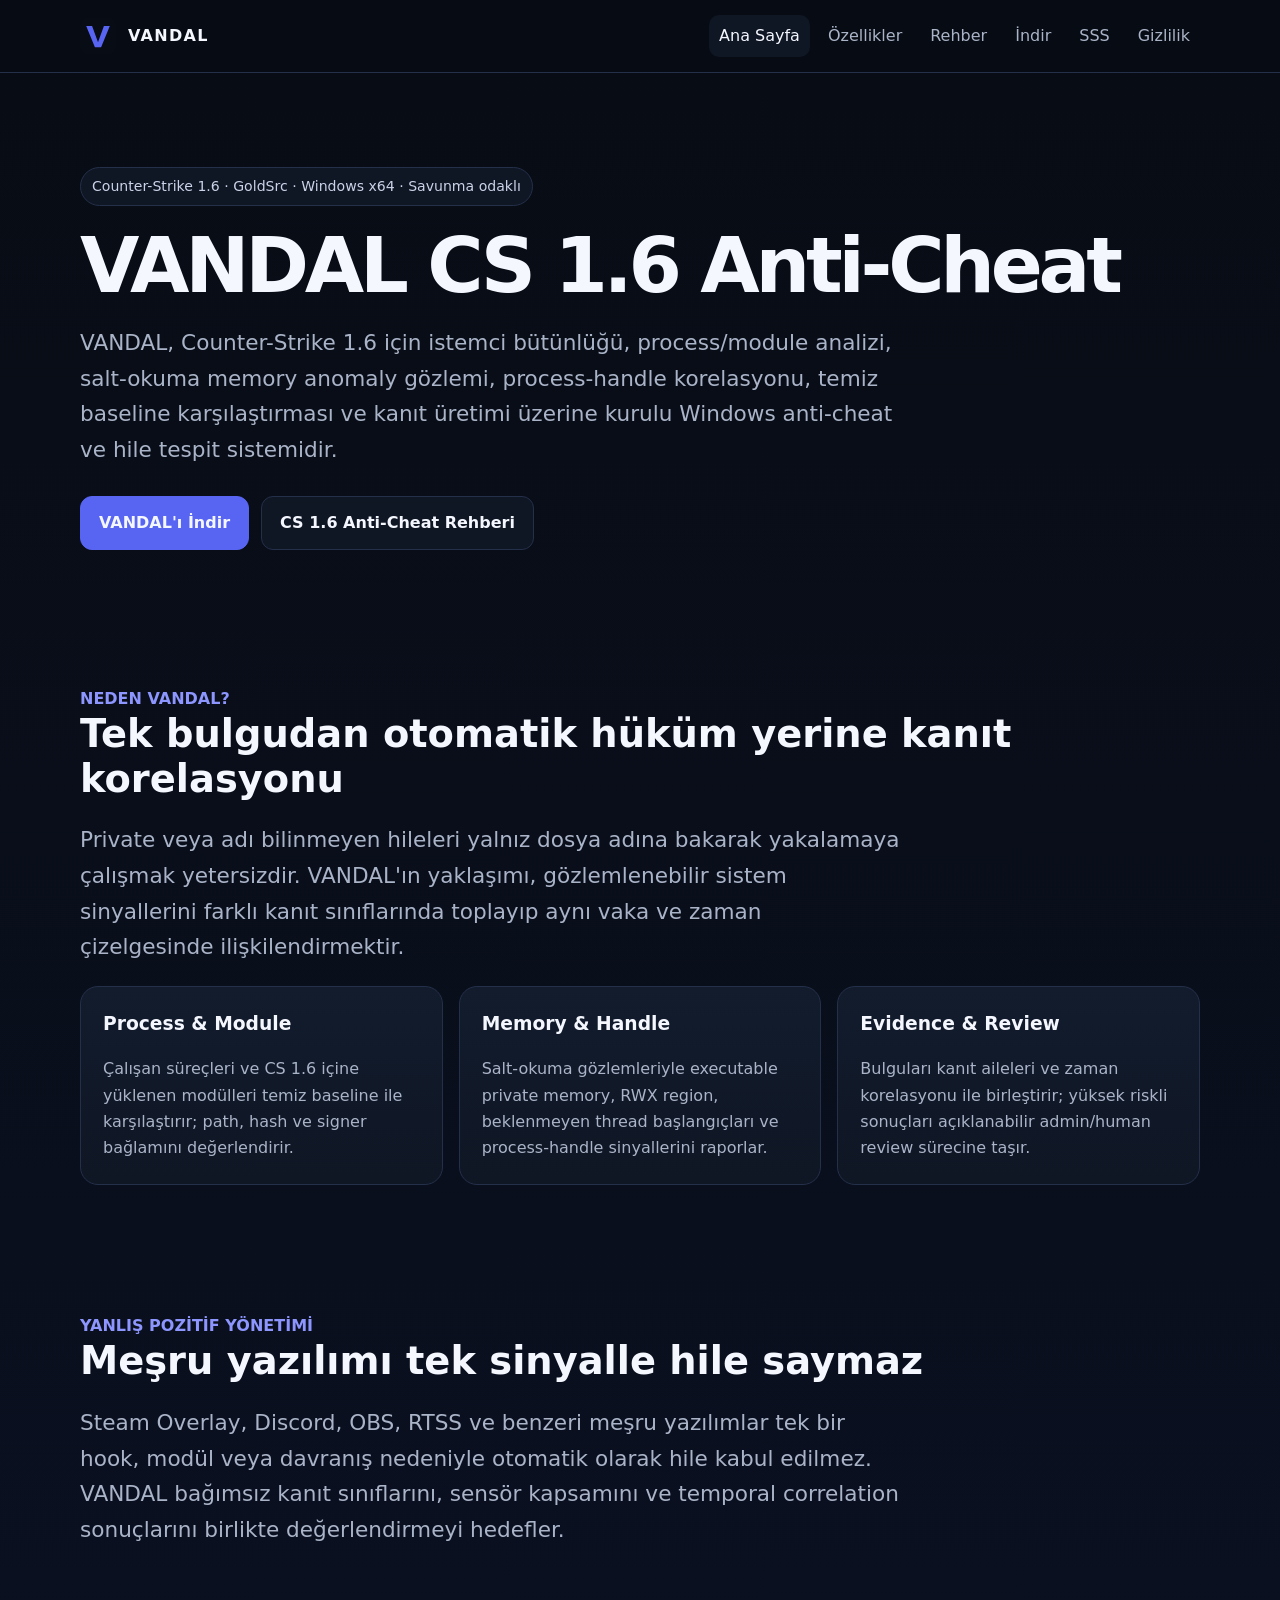
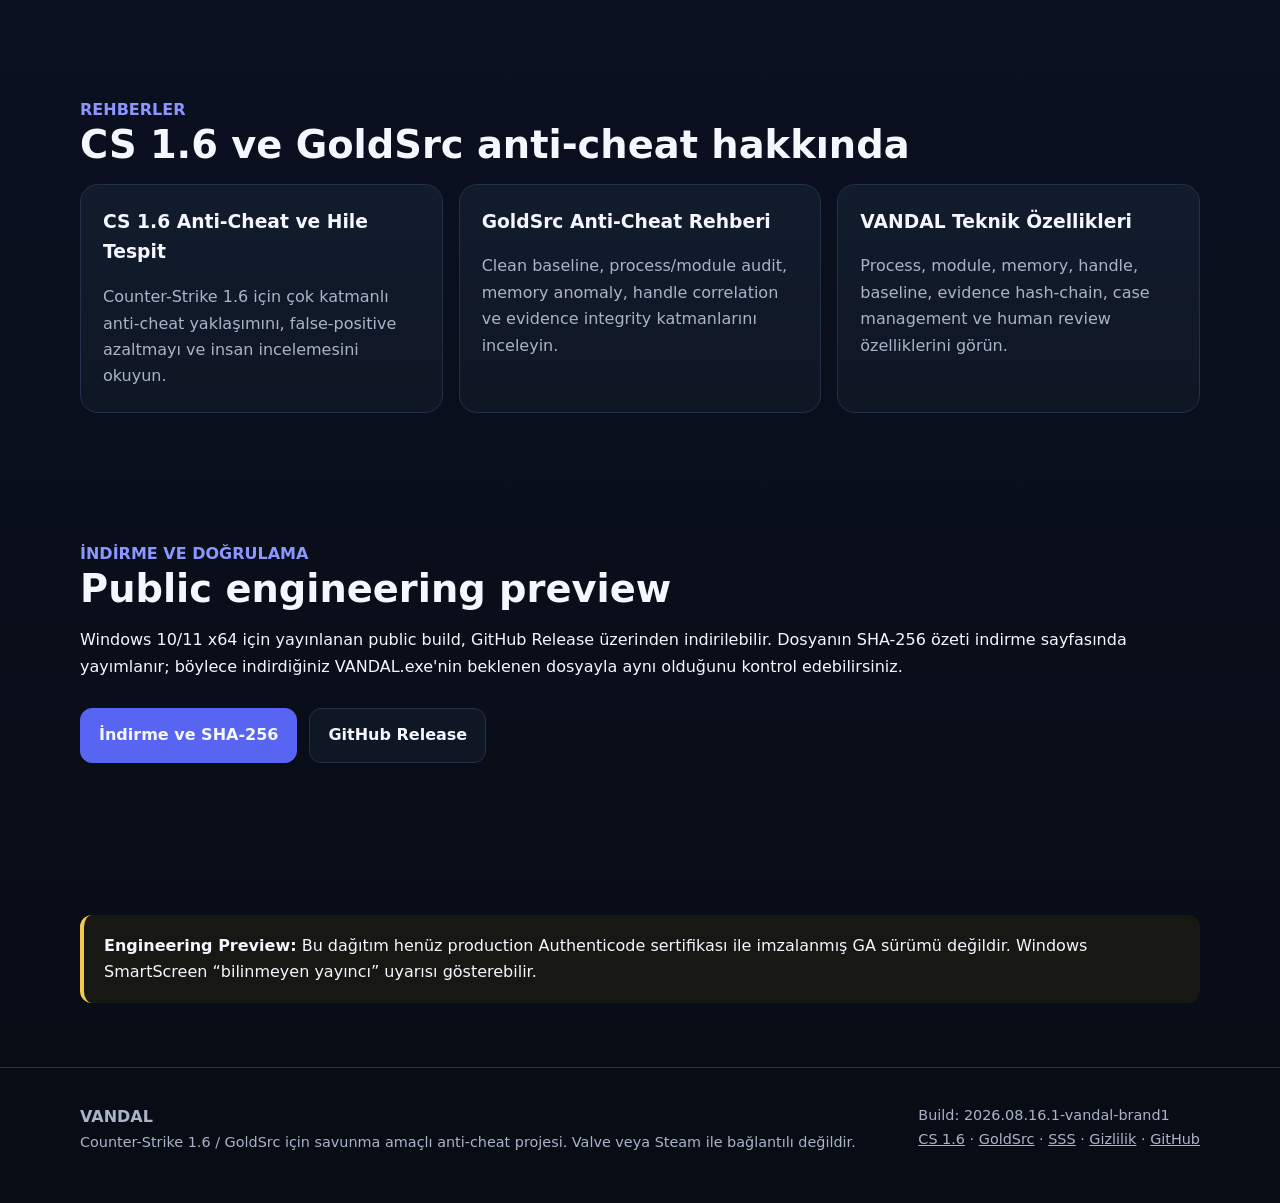
<file: index.html>
<!doctype html>
<html lang="tr">
<head>
<meta charset="utf-8">
<meta name="viewport" content="width=device-width,initial-scale=1">
<title>VANDAL CS 1.6 Anti-Cheat | Hile Tespit ve Kanıt Sistemi</title>
<meta name="description" content="VANDAL, Counter-Strike 1.6 için process, module, memory, handle, temiz baseline ve evidence correlation kullanan Windows x64 anti-cheat ve hile tespit projesidir.">
<meta name="robots" content="index,follow,max-image-preview:large,max-snippet:-1,max-video-preview:-1">
<link rel="canonical" href="https://mstarsayz-alt.github.io/VANDAL-CS16-AntiCheat/">

<meta name="theme-color" content="#080c14">
<meta property="og:type" content="website">
<meta property="og:site_name" content="VANDAL">
<meta property="og:title" content="VANDAL CS 1.6 Anti-Cheat | Hile Tespit ve Kanıt Sistemi">
<meta property="og:description" content="Counter-Strike 1.6 için çok katmanlı Windows anti-cheat: process, module, memory, handle, clean baseline, evidence correlation ve human review.">
<meta property="og:url" content="https://mstarsayz-alt.github.io/VANDAL-CS16-AntiCheat/">
<meta property="og:image" content="https://mstarsayz-alt.github.io/VANDAL-CS16-AntiCheat/assets/og-vandal.png"><meta property="og:image:width" content="1200"><meta property="og:image:height" content="630"><meta property="og:image:alt" content="VANDAL CS 1.6 Anti-Cheat"><meta property="og:locale" content="tr_TR">
<meta name="twitter:card" content="summary_large_image"><meta name="twitter:image" content="https://mstarsayz-alt.github.io/VANDAL-CS16-AntiCheat/assets/og-vandal.png">
<link rel="icon" href="assets/logo.svg" type="image/svg+xml"><link rel="apple-touch-icon" href="assets/apple-touch-icon.png"><link rel="manifest" href="site.webmanifest"><link rel="stylesheet" href="assets/style.css">
<script type="application/ld+json">{"@context":"https://schema.org","@graph":[{"@type":"WebSite","@id":"https://mstarsayz-alt.github.io/VANDAL-CS16-AntiCheat/#website","url":"https://mstarsayz-alt.github.io/VANDAL-CS16-AntiCheat/","name":"VANDAL CS 1.6 Anti-Cheat","alternateName":"VANDAL","inLanguage":"tr-TR"},{"@type":"SoftwareApplication","@id":"https://mstarsayz-alt.github.io/VANDAL-CS16-AntiCheat/#software","name":"VANDAL","alternateName":"VANDAL CS 1.6 Anti-Cheat","operatingSystem":"Windows 10, Windows 11","applicationCategory":"SecurityApplication","softwareVersion":"2026.08.16.1-vandal-brand1","url":"https://mstarsayz-alt.github.io/VANDAL-CS16-AntiCheat/","downloadUrl":"https://github.com/mstarsayz-alt/VANDAL-CS16-AntiCheat/releases/latest/download/VANDAL.exe","sameAs":"https://github.com/mstarsayz-alt/VANDAL-CS16-AntiCheat","description":"Counter-Strike 1.6 için process, module, memory, handle, clean baseline ve evidence correlation kullanan savunma amaçlı Windows anti-cheat yazılımı."}]}</script>
</head>
<body>
<a class="skip" href="#main">İçeriğe geç</a><header><div class="wrap"><nav aria-label="Ana menü"><a class="brand" href="index.html"><img src="assets/logo.svg" alt="VANDAL CS 1.6 anti-cheat logosu" width="36" height="36"><span>VANDAL</span></a><div class="links"><a href="index.html" aria-current="page">Ana Sayfa</a><a href="features.html">Özellikler</a><a href="cs16-anticheat.html">Rehber</a><a href="download.html">İndir</a><a href="faq.html">SSS</a><a href="privacy.html">Gizlilik</a></div></nav></div></header>
<main id="main">
<section class="hero"><div class="wrap"><span class="eyebrow">Counter-Strike 1.6 · GoldSrc · Windows x64 · Savunma odaklı</span><h1>VANDAL CS 1.6 Anti-Cheat</h1><p class="lead">VANDAL, Counter-Strike 1.6 için istemci bütünlüğü, process/module analizi, salt-okuma memory anomaly gözlemi, process-handle korelasyonu, temiz baseline karşılaştırması ve kanıt üretimi üzerine kurulu Windows anti-cheat ve hile tespit sistemidir.</p><div class="cta"><a class="btn primary" href="download.html">VANDAL'ı İndir</a><a class="btn" href="cs16-anticheat.html">CS 1.6 Anti-Cheat Rehberi</a></div></div></section>
<section><div class="wrap"><div class="kicker">NEDEN VANDAL?</div><h2>Tek bulgudan otomatik hüküm yerine kanıt korelasyonu</h2><p class="lead">Private veya adı bilinmeyen hileleri yalnız dosya adına bakarak yakalamaya çalışmak yetersizdir. VANDAL'ın yaklaşımı, gözlemlenebilir sistem sinyallerini farklı kanıt sınıflarında toplayıp aynı vaka ve zaman çizelgesinde ilişkilendirmektir.</p><div class="grid"><div class="card"><h3>Process & Module</h3><p>Çalışan süreçleri ve CS 1.6 içine yüklenen modülleri temiz baseline ile karşılaştırır; path, hash ve signer bağlamını değerlendirir.</p></div><div class="card"><h3>Memory & Handle</h3><p>Salt-okuma gözlemleriyle executable private memory, RWX region, beklenmeyen thread başlangıçları ve process-handle sinyallerini raporlar.</p></div><div class="card"><h3>Evidence & Review</h3><p>Bulguları kanıt aileleri ve zaman korelasyonu ile birleştirir; yüksek riskli sonuçları açıklanabilir admin/human review sürecine taşır.</p></div></div></div></section>
<section><div class="wrap"><div class="kicker">YANLIŞ POZİTİF YÖNETİMİ</div><h2>Meşru yazılımı tek sinyalle hile saymaz</h2><p class="lead">Steam Overlay, Discord, OBS, RTSS ve benzeri meşru yazılımlar tek bir hook, modül veya davranış nedeniyle otomatik olarak hile kabul edilmez. VANDAL bağımsız kanıt sınıflarını, sensör kapsamını ve temporal correlation sonuçlarını birlikte değerlendirmeyi hedefler.</p></div></section>
<section><div class="wrap"><div class="kicker">REHBERLER</div><h2>CS 1.6 ve GoldSrc anti-cheat hakkında</h2><div class="grid"><div class="card"><h3><a href="cs16-anticheat.html">CS 1.6 Anti-Cheat ve Hile Tespit</a></h3><p>Counter-Strike 1.6 için çok katmanlı anti-cheat yaklaşımını, false-positive azaltmayı ve insan incelemesini okuyun.</p></div><div class="card"><h3><a href="goldsrc-anticheat.html">GoldSrc Anti-Cheat Rehberi</a></h3><p>Clean baseline, process/module audit, memory anomaly, handle correlation ve evidence integrity katmanlarını inceleyin.</p></div><div class="card"><h3><a href="features.html">VANDAL Teknik Özellikleri</a></h3><p>Process, module, memory, handle, baseline, evidence hash-chain, case management ve human review özelliklerini görün.</p></div></div></div></section>
<section><div class="wrap"><div class="kicker">İNDİRME VE DOĞRULAMA</div><h2>Public engineering preview</h2><p>Windows 10/11 x64 için yayınlanan public build, GitHub Release üzerinden indirilebilir. Dosyanın SHA-256 özeti indirme sayfasında yayımlanır; böylece indirdiğiniz VANDAL.exe'nin beklenen dosyayla aynı olduğunu kontrol edebilirsiniz.</p><div class="cta"><a class="btn primary" href="download.html">İndirme ve SHA-256</a><a class="btn" href="https://github.com/mstarsayz-alt/VANDAL-CS16-AntiCheat/releases/latest">GitHub Release</a></div></div></section>
<section><div class="wrap"><div class="notice"><strong>Engineering Preview:</strong> Bu dağıtım henüz production Authenticode sertifikası ile imzalanmış GA sürümü değildir. Windows SmartScreen “bilinmeyen yayıncı” uyarısı gösterebilir.</div></div></section>
</main>
<footer><div class="wrap footer-grid"><div><strong>VANDAL</strong><div class="small">Counter-Strike 1.6 / GoldSrc için savunma amaçlı anti-cheat projesi. Valve veya Steam ile bağlantılı değildir.</div></div><div class="small">Build: 2026.08.16.1-vandal-brand1<br><a href="cs16-anticheat.html">CS 1.6</a> · <a href="goldsrc-anticheat.html">GoldSrc</a> · <a href="faq.html">SSS</a> · <a href="privacy.html">Gizlilik</a> · <a href="https://github.com/mstarsayz-alt/VANDAL-CS16-AntiCheat">GitHub</a></div></div></footer>
</body></html>
</file>
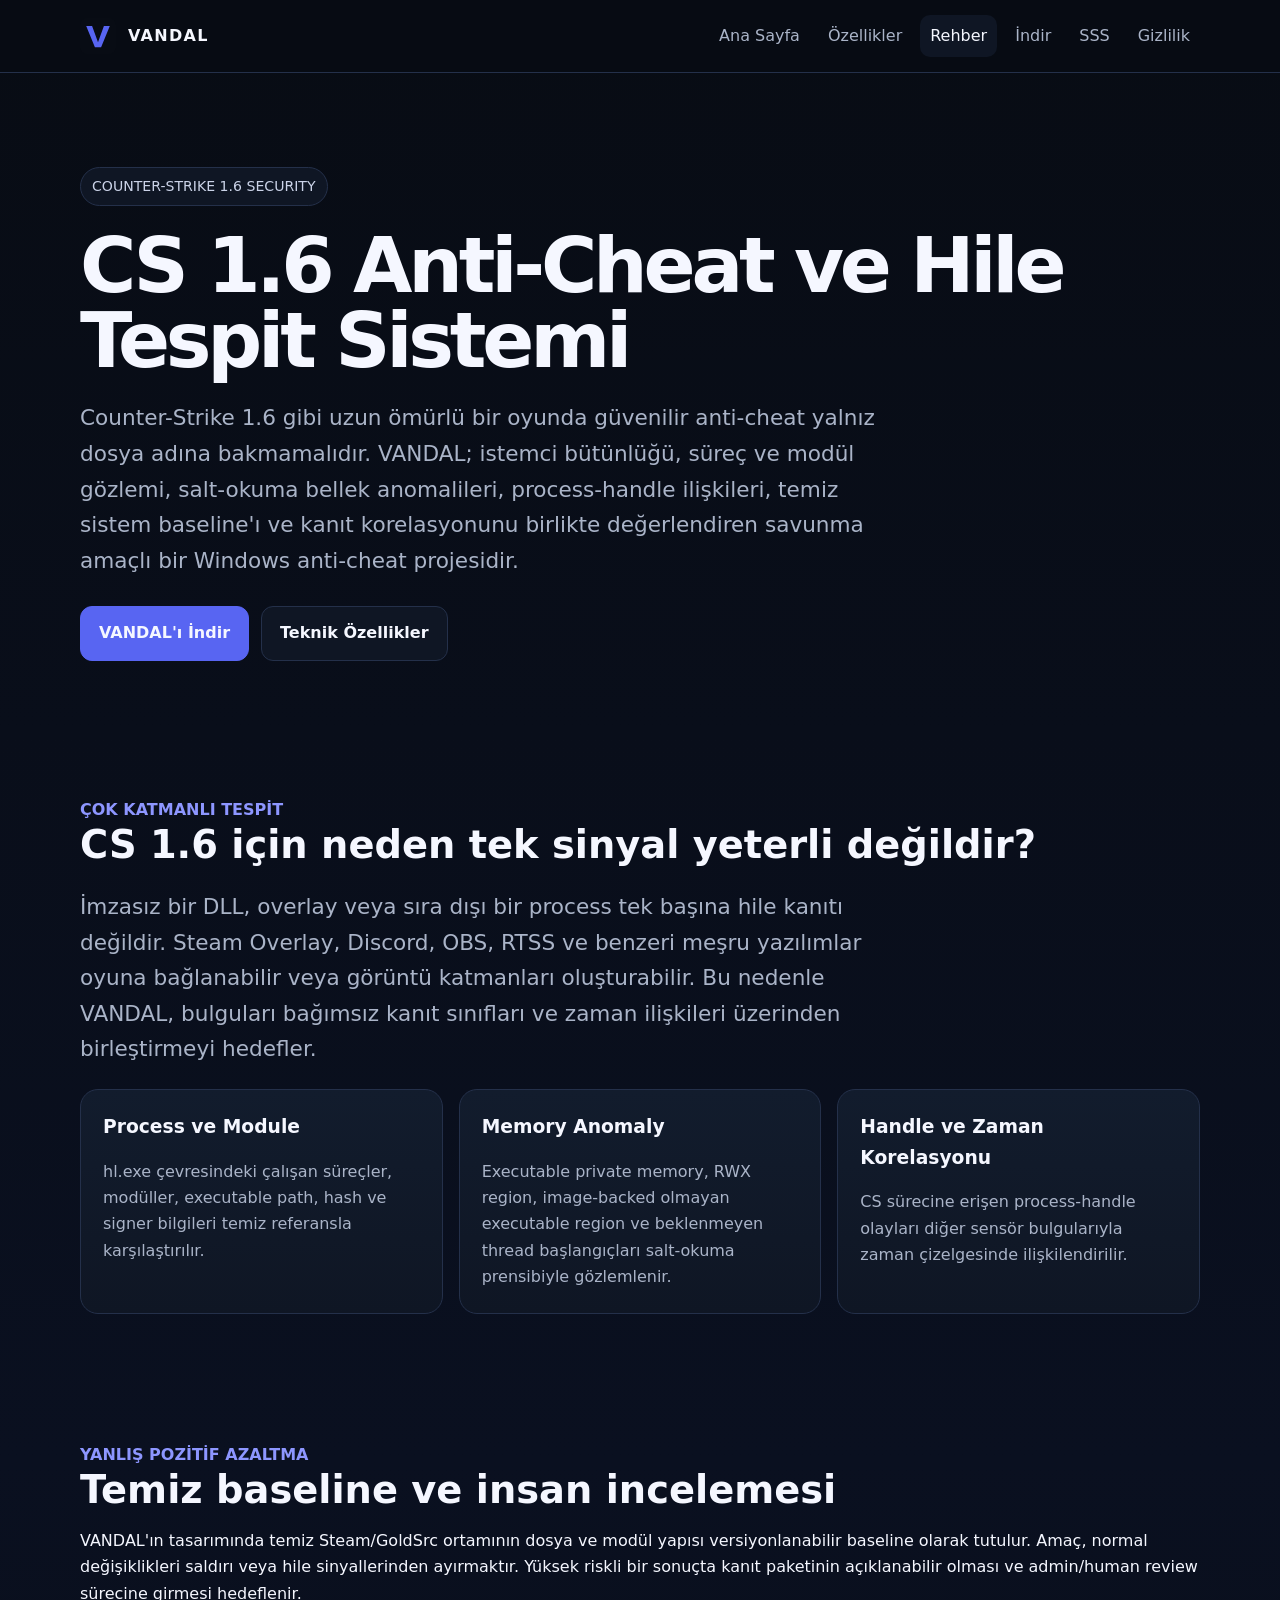
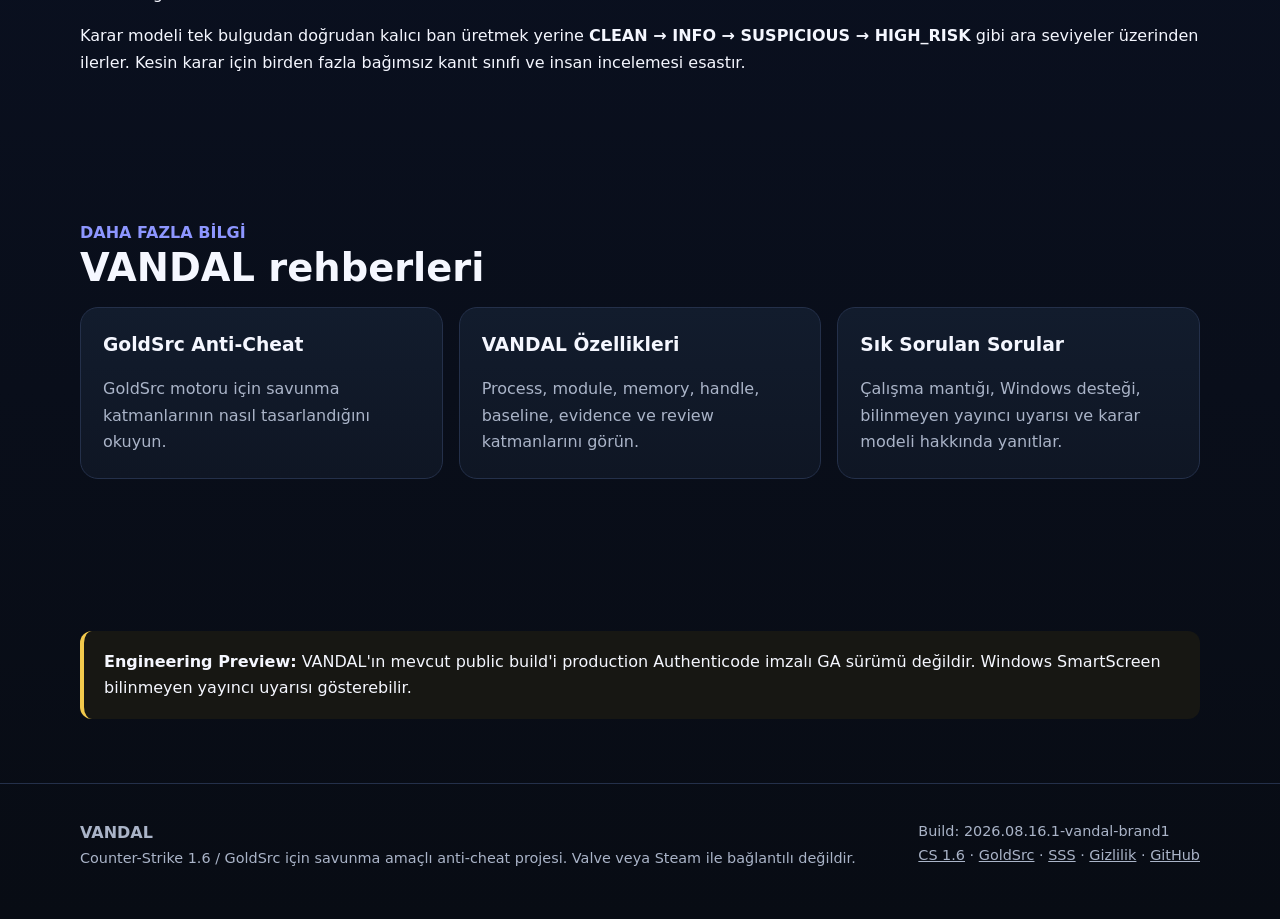
<file: cs16-anticheat.html>
<!doctype html>
<html lang="tr">
<head>
<meta charset="utf-8">
<meta name="viewport" content="width=device-width,initial-scale=1">
<title>CS 1.6 Anti-Cheat ve Hile Tespit Sistemi | VANDAL</title>
<meta name="description" content="Counter-Strike 1.6 için anti-cheat yaklaşımı: process, module, memory, handle, temiz baseline, kanıt korelasyonu ve insan incelemesi. VANDAL'ın savunma mimarisini inceleyin.">
<meta name="robots" content="index,follow,max-image-preview:large,max-snippet:-1,max-video-preview:-1">
<link rel="canonical" href="https://mstarsayz-alt.github.io/VANDAL-CS16-AntiCheat/cs16-anticheat.html">

<meta name="theme-color" content="#080c14">
<meta property="og:type" content="article">
<meta property="og:site_name" content="VANDAL">
<meta property="og:title" content="CS 1.6 Anti-Cheat ve Hile Tespit Sistemi | VANDAL">
<meta property="og:description" content="Counter-Strike 1.6 anti-cheat mimarisinde process, memory, handle, baseline ve evidence correlation yaklaşımı.">
<meta property="og:url" content="https://mstarsayz-alt.github.io/VANDAL-CS16-AntiCheat/cs16-anticheat.html">
<meta property="og:image" content="https://mstarsayz-alt.github.io/VANDAL-CS16-AntiCheat/assets/og-vandal.png"><meta property="og:image:width" content="1200"><meta property="og:image:height" content="630"><meta property="og:image:alt" content="VANDAL CS 1.6 Anti-Cheat"><meta property="og:locale" content="tr_TR">
<meta name="twitter:card" content="summary_large_image"><meta name="twitter:image" content="https://mstarsayz-alt.github.io/VANDAL-CS16-AntiCheat/assets/og-vandal.png">
<link rel="icon" href="assets/logo.svg" type="image/svg+xml"><link rel="apple-touch-icon" href="assets/apple-touch-icon.png"><link rel="manifest" href="site.webmanifest"><link rel="stylesheet" href="assets/style.css">
<script type="application/ld+json">{"@context":"https://schema.org","@type":"TechArticle","headline":"CS 1.6 Anti-Cheat ve Hile Tespit Sistemi","description":"Counter-Strike 1.6 anti-cheat mimarisinde process, module, memory, handle, clean baseline ve evidence correlation yaklaşımı.","inLanguage":"tr-TR","mainEntityOfPage":"https://mstarsayz-alt.github.io/VANDAL-CS16-AntiCheat/cs16-anticheat.html","publisher":{"@type":"Organization","name":"VANDAL"}}</script>
</head>
<body>
<a class="skip" href="#main">İçeriğe geç</a><header><div class="wrap"><nav aria-label="Ana menü"><a class="brand" href="index.html"><img src="assets/logo.svg" alt="VANDAL anti-cheat logosu" width="36" height="36"><span>VANDAL</span></a><div class="links"><a href="index.html">Ana Sayfa</a><a href="features.html">Özellikler</a><a href="cs16-anticheat.html" aria-current="page">Rehber</a><a href="download.html">İndir</a><a href="faq.html">SSS</a><a href="privacy.html">Gizlilik</a></div></nav></div></header>
<main id="main">
<section class="hero"><div class="wrap"><span class="eyebrow">COUNTER-STRIKE 1.6 SECURITY</span><h1>CS 1.6 Anti-Cheat ve Hile Tespit Sistemi</h1><p class="lead">Counter-Strike 1.6 gibi uzun ömürlü bir oyunda güvenilir anti-cheat yalnız dosya adına bakmamalıdır. VANDAL; istemci bütünlüğü, süreç ve modül gözlemi, salt-okuma bellek anomalileri, process-handle ilişkileri, temiz sistem baseline'ı ve kanıt korelasyonunu birlikte değerlendiren savunma amaçlı bir Windows anti-cheat projesidir.</p><div class="cta"><a class="btn primary" href="download.html">VANDAL'ı İndir</a><a class="btn" href="features.html">Teknik Özellikler</a></div></div></section>
<section><div class="wrap"><div class="kicker">ÇOK KATMANLI TESPİT</div><h2>CS 1.6 için neden tek sinyal yeterli değildir?</h2><p class="lead">İmzasız bir DLL, overlay veya sıra dışı bir process tek başına hile kanıtı değildir. Steam Overlay, Discord, OBS, RTSS ve benzeri meşru yazılımlar oyuna bağlanabilir veya görüntü katmanları oluşturabilir. Bu nedenle VANDAL, bulguları bağımsız kanıt sınıfları ve zaman ilişkileri üzerinden birleştirmeyi hedefler.</p><div class="grid"><div class="card"><h3>Process ve Module</h3><p>hl.exe çevresindeki çalışan süreçler, modüller, executable path, hash ve signer bilgileri temiz referansla karşılaştırılır.</p></div><div class="card"><h3>Memory Anomaly</h3><p>Executable private memory, RWX region, image-backed olmayan executable region ve beklenmeyen thread başlangıçları salt-okuma prensibiyle gözlemlenir.</p></div><div class="card"><h3>Handle ve Zaman Korelasyonu</h3><p>CS sürecine erişen process-handle olayları diğer sensör bulgularıyla zaman çizelgesinde ilişkilendirilir.</p></div></div></div></section>
<section><div class="wrap"><div class="kicker">YANLIŞ POZİTİF AZALTMA</div><h2>Temiz baseline ve insan incelemesi</h2><p>VANDAL'ın tasarımında temiz Steam/GoldSrc ortamının dosya ve modül yapısı versiyonlanabilir baseline olarak tutulur. Amaç, normal değişiklikleri saldırı veya hile sinyallerinden ayırmaktır. Yüksek riskli bir sonuçta kanıt paketinin açıklanabilir olması ve admin/human review sürecine girmesi hedeflenir.</p><p>Karar modeli tek bulgudan doğrudan kalıcı ban üretmek yerine <strong>CLEAN → INFO → SUSPICIOUS → HIGH_RISK</strong> gibi ara seviyeler üzerinden ilerler. Kesin karar için birden fazla bağımsız kanıt sınıfı ve insan incelemesi esastır.</p></div></section>
<section><div class="wrap"><div class="kicker">DAHA FAZLA BİLGİ</div><h2>VANDAL rehberleri</h2><div class="grid"><div class="card"><h3><a href="goldsrc-anticheat.html">GoldSrc Anti-Cheat</a></h3><p>GoldSrc motoru için savunma katmanlarının nasıl tasarlandığını okuyun.</p></div><div class="card"><h3><a href="features.html">VANDAL Özellikleri</a></h3><p>Process, module, memory, handle, baseline, evidence ve review katmanlarını görün.</p></div><div class="card"><h3><a href="faq.html">Sık Sorulan Sorular</a></h3><p>Çalışma mantığı, Windows desteği, bilinmeyen yayıncı uyarısı ve karar modeli hakkında yanıtlar.</p></div></div></div></section>
<section><div class="wrap"><div class="notice"><strong>Engineering Preview:</strong> VANDAL'ın mevcut public build'i production Authenticode imzalı GA sürümü değildir. Windows SmartScreen bilinmeyen yayıncı uyarısı gösterebilir.</div></div></section>
</main>
<footer><div class="wrap footer-grid"><div><strong>VANDAL</strong><div class="small">Counter-Strike 1.6 / GoldSrc için savunma amaçlı anti-cheat projesi. Valve veya Steam ile bağlantılı değildir.</div></div><div class="small">Build: 2026.08.16.1-vandal-brand1<br><a href="cs16-anticheat.html">CS 1.6</a> · <a href="goldsrc-anticheat.html">GoldSrc</a> · <a href="faq.html">SSS</a> · <a href="privacy.html">Gizlilik</a> · <a href="https://github.com/mstarsayz-alt/VANDAL-CS16-AntiCheat">GitHub</a></div></div></footer>
</body></html>
</file>
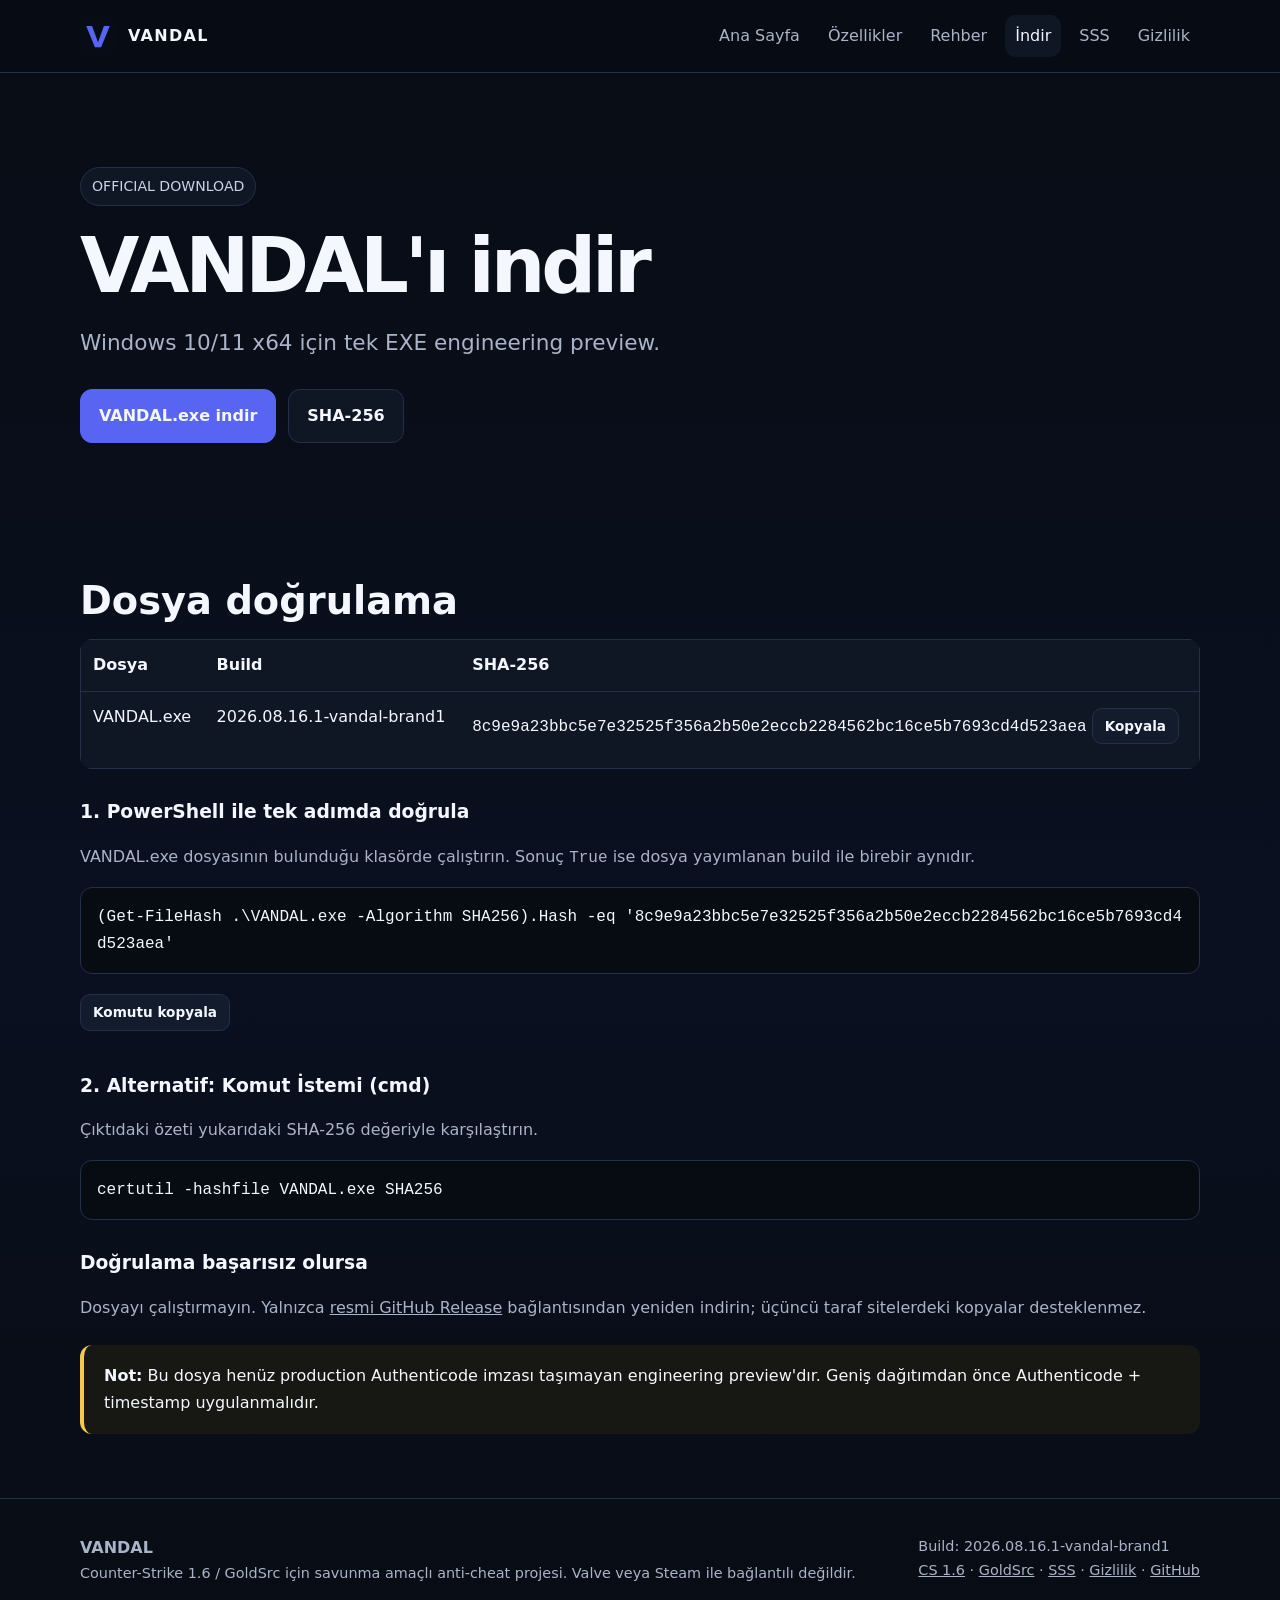
<file: download.html>
<!doctype html><html lang="tr"><head><meta charset="utf-8"><meta name="viewport" content="width=device-width,initial-scale=1"><title>VANDAL İndir | CS 1.6 Anti-Cheat Windows x64</title><meta name="description" content="VANDAL CS 1.6 Anti-Cheat Windows x64 engineering preview sürümünü indirin ve SHA-256 ile bütünlüğünü doğrulayın."><meta name="robots" content="index,follow,max-image-preview:large,max-snippet:-1,max-video-preview:-1"><link rel="canonical" href="https://mstarsayz-alt.github.io/VANDAL-CS16-AntiCheat/download.html"><meta name="theme-color" content="#080c14"><meta property="og:type" content="website"><meta property="og:site_name" content="VANDAL"><meta property="og:title" content="VANDAL İndir | CS 1.6 Anti-Cheat Windows x64"><meta property="og:description" content="VANDAL CS 1.6 Anti-Cheat Windows x64 engineering preview sürümünü indirin ve SHA-256 ile bütünlüğünü doğrulayın."><meta property="og:url" content="https://mstarsayz-alt.github.io/VANDAL-CS16-AntiCheat/download.html"><meta property="og:image" content="https://mstarsayz-alt.github.io/VANDAL-CS16-AntiCheat/assets/og-vandal.png"><meta property="og:image:width" content="1200"><meta property="og:image:height" content="630"><meta property="og:image:alt" content="VANDAL CS 1.6 Anti-Cheat"><meta property="og:locale" content="tr_TR"><meta name="twitter:card" content="summary_large_image"><meta name="twitter:image" content="https://mstarsayz-alt.github.io/VANDAL-CS16-AntiCheat/assets/og-vandal.png"><link rel="icon" href="assets/logo.svg" type="image/svg+xml"><link rel="apple-touch-icon" href="assets/apple-touch-icon.png"><link rel="manifest" href="site.webmanifest"><link rel="stylesheet" href="assets/style.css"></head><body><a class="skip" href="#main">İçeriğe geç</a><header><div class="wrap"><nav aria-label="Ana menü"><a class="brand" href="index.html"><img src="assets/logo.svg" alt="VANDAL logosu" width="36" height="36"><span>VANDAL</span></a><div class="links"><a href="index.html">Ana Sayfa</a><a href="features.html">Özellikler</a><a href="cs16-anticheat.html">Rehber</a><a href="download.html" aria-current="page">İndir</a><a href="faq.html">SSS</a><a href="privacy.html">Gizlilik</a></div></nav></div></header><main id="main"><section class="hero"><div class="wrap"><span class="eyebrow">OFFICIAL DOWNLOAD</span><h1>VANDAL'ı indir</h1><p class="lead">Windows 10/11 x64 için tek EXE engineering preview.</p><div class="cta"><a class="btn primary" href="https://github.com/mstarsayz-alt/VANDAL-CS16-AntiCheat/releases/latest/download/VANDAL.exe">VANDAL.exe indir</a><a class="btn" href="downloads/SHA256SUMS.txt">SHA-256</a></div></div></section><section><div class="wrap"><h2>Dosya doğrulama</h2><div class="table-wrap"><table><tr><th scope="col">Dosya</th><th scope="col">Build</th><th scope="col">SHA-256</th></tr><tr><td data-label="Dosya">VANDAL.exe</td><td data-label="Build">2026.08.16.1-vandal-brand1</td><td data-label="SHA-256"><code class="hash" id="sha">8c9e9a23bbc5e7e32525f356a2b50e2eccb2284562bc16ce5b7693cd4d523aea</code> <button class="copy" type="button" data-copy="sha" hidden>Kopyala</button></td></tr></table></div><h3 class="step">1. PowerShell ile tek adımda doğrula</h3><p class="muted">VANDAL.exe dosyasının bulunduğu klasörde çalıştırın. Sonuç <code>True</code> ise dosya yayımlanan build ile birebir aynıdır.</p><pre id="ps">(Get-FileHash .\VANDAL.exe -Algorithm SHA256).Hash -eq '8c9e9a23bbc5e7e32525f356a2b50e2eccb2284562bc16ce5b7693cd4d523aea'</pre><button class="copy" type="button" data-copy="ps" hidden>Komutu kopyala</button><h3 class="step">2. Alternatif: Komut İstemi (cmd)</h3><p class="muted">Çıktıdaki özeti yukarıdaki SHA-256 değeriyle karşılaştırın.</p><pre>certutil -hashfile VANDAL.exe SHA256</pre><h3 class="step">Doğrulama başarısız olursa</h3><p class="muted">Dosyayı çalıştırmayın. Yalnızca <a href="https://github.com/mstarsayz-alt/VANDAL-CS16-AntiCheat/releases/latest">resmi GitHub Release</a> bağlantısından yeniden indirin; üçüncü taraf sitelerdeki kopyalar desteklenmez.</p><div class="notice"><strong>Not:</strong> Bu dosya henüz production Authenticode imzası taşımayan engineering preview'dır. Geniş dağıtımdan önce Authenticode + timestamp uygulanmalıdır.</div></div></section></main><footer><div class="wrap footer-grid"><div><strong>VANDAL</strong><div class="small">Counter-Strike 1.6 / GoldSrc için savunma amaçlı anti-cheat projesi. Valve veya Steam ile bağlantılı değildir.</div></div><div class="small">Build: 2026.08.16.1-vandal-brand1<br><a href="cs16-anticheat.html">CS 1.6</a> · <a href="goldsrc-anticheat.html">GoldSrc</a> · <a href="faq.html">SSS</a> · <a href="privacy.html">Gizlilik</a> · <a href="https://github.com/mstarsayz-alt/VANDAL-CS16-AntiCheat">GitHub</a></div></div></footer><script>document.querySelectorAll("button.copy").forEach(function(b){if(!navigator.clipboard)return;b.hidden=false;var t=b.textContent;b.addEventListener("click",function(){navigator.clipboard.writeText(document.getElementById(b.dataset.copy).textContent.trim()).then(function(){b.textContent="Kopyalandı ✓";setTimeout(function(){b.textContent=t},1600)},function(){b.textContent="Kopyalanamadı"})})})</script></body></html>
</file>
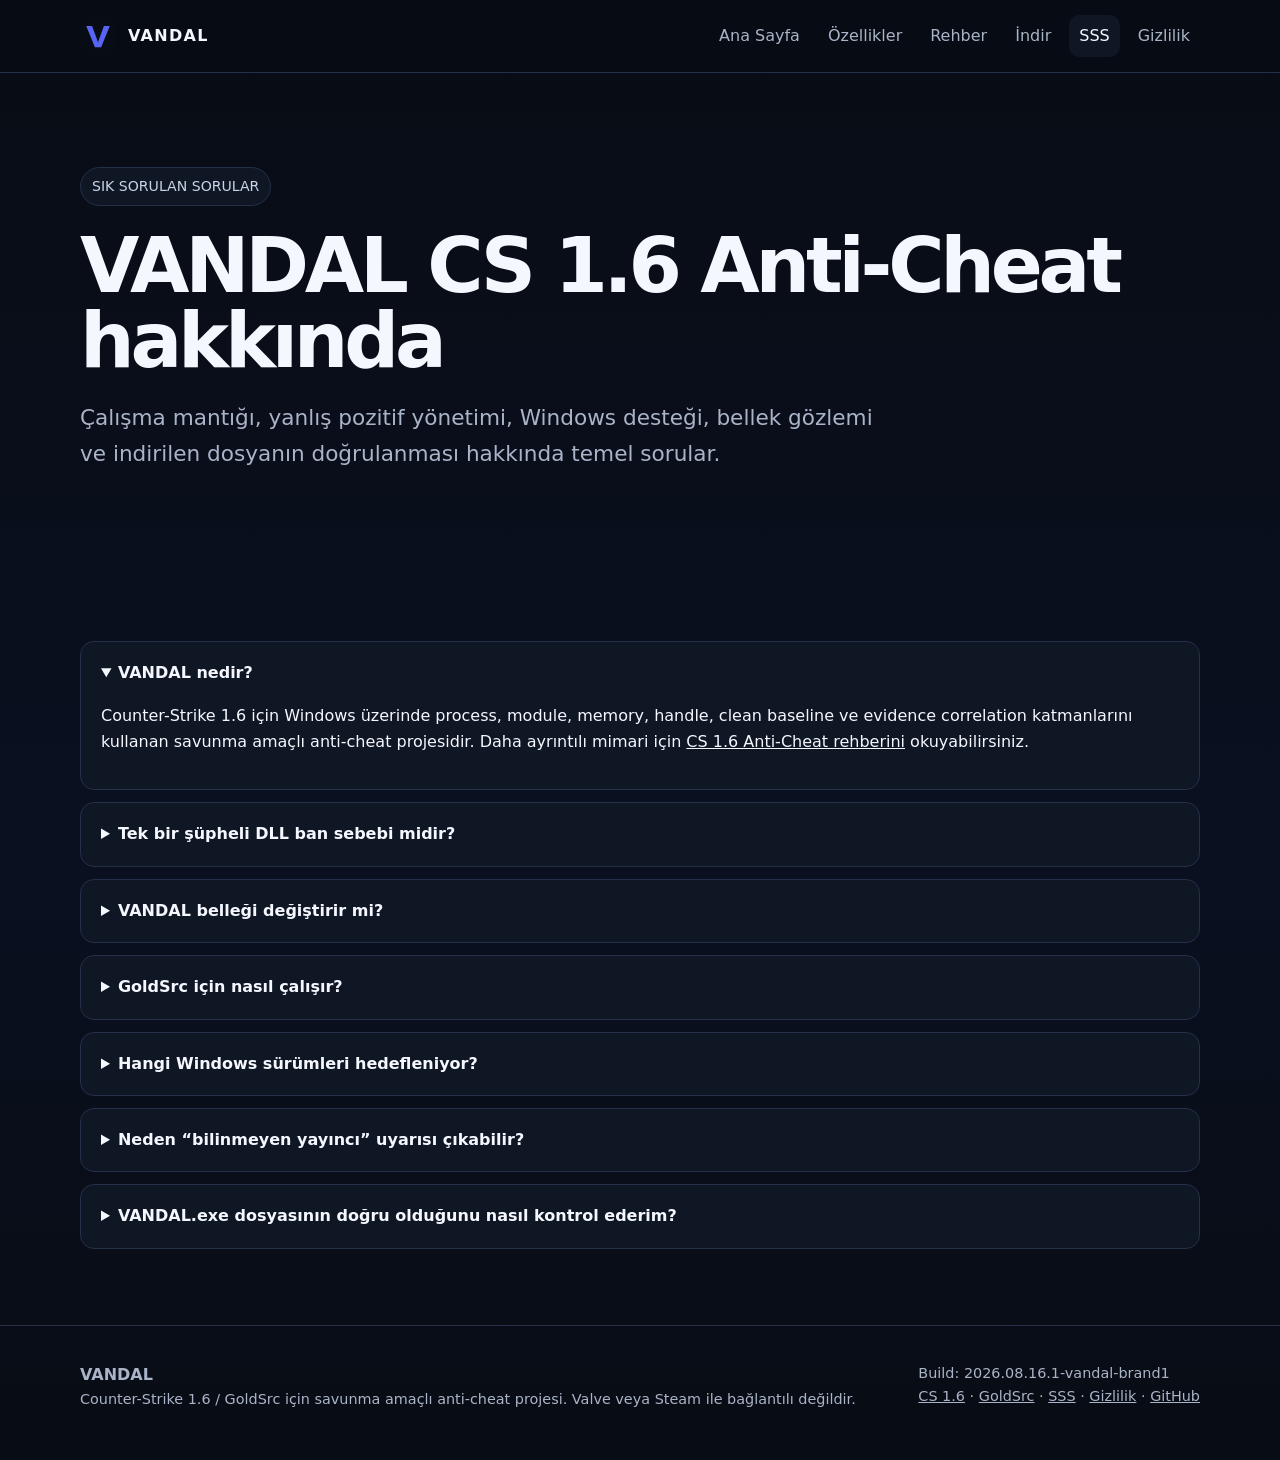
<file: faq.html>
<!doctype html>
<html lang="tr">
<head>
<meta charset="utf-8">
<meta name="viewport" content="width=device-width,initial-scale=1">
<title>VANDAL SSS | CS 1.6 Anti-Cheat ve Hile Tespit</title>
<meta name="description" content="VANDAL CS 1.6 Anti-Cheat hakkında sık sorulan sorular: çalışma mantığı, yanlış pozitif, memory inspection, Windows desteği, SHA-256 ve bilinmeyen yayıncı uyarısı.">
<meta name="robots" content="index,follow,max-image-preview:large,max-snippet:-1,max-video-preview:-1">
<link rel="canonical" href="https://mstarsayz-alt.github.io/VANDAL-CS16-AntiCheat/faq.html">

<meta name="theme-color" content="#080c14">
<meta property="og:type" content="website">
<meta property="og:site_name" content="VANDAL">
<meta property="og:title" content="VANDAL SSS | CS 1.6 Anti-Cheat ve Hile Tespit">
<meta property="og:description" content="VANDAL'ın CS 1.6 anti-cheat yaklaşımı, yanlış pozitif yönetimi, Windows desteği ve güvenli indirme hakkında yanıtlar.">
<meta property="og:url" content="https://mstarsayz-alt.github.io/VANDAL-CS16-AntiCheat/faq.html">
<meta property="og:image" content="https://mstarsayz-alt.github.io/VANDAL-CS16-AntiCheat/assets/og-vandal.png"><meta property="og:image:width" content="1200"><meta property="og:image:height" content="630"><meta property="og:image:alt" content="VANDAL CS 1.6 Anti-Cheat"><meta property="og:locale" content="tr_TR">
<meta name="twitter:card" content="summary_large_image"><meta name="twitter:image" content="https://mstarsayz-alt.github.io/VANDAL-CS16-AntiCheat/assets/og-vandal.png">
<link rel="icon" href="assets/logo.svg" type="image/svg+xml"><link rel="apple-touch-icon" href="assets/apple-touch-icon.png"><link rel="manifest" href="site.webmanifest"><link rel="stylesheet" href="assets/style.css">
<script type="application/ld+json">{"@context":"https://schema.org","@type":"FAQPage","mainEntity":[{"@type":"Question","name":"VANDAL nedir?","acceptedAnswer":{"@type":"Answer","text":"VANDAL, Counter-Strike 1.6 için Windows üzerinde process, module, memory, handle, clean baseline ve evidence correlation katmanlarını kullanan savunma amaçlı anti-cheat projesidir."}},{"@type":"Question","name":"Tek bir şüpheli DLL ban sebebi midir?","acceptedAnswer":{"@type":"Answer","text":"Hayır. VANDAL tek sinyal yerine bağımsız kanıt sınıflarını, sensör kapsamını ve zaman korelasyonunu birlikte değerlendirmeyi hedefler."}},{"@type":"Question","name":"VANDAL belleği değiştirir mi?","acceptedAnswer":{"@type":"Answer","text":"Memory anomaly yaklaşımı salt-okuma gözlemine dayanır; amaç belleğe müdahale etmek değil, anormallikleri raporlamaktır."}},{"@type":"Question","name":"Hangi Windows sürümleri hedefleniyor?","acceptedAnswer":{"@type":"Answer","text":"Windows 10 ve Windows 11 x64 hedeflenmektedir. Production release için gerçek Windows saha doğrulaması ve clean-host kalibrasyonu gereklidir."}},{"@type":"Question","name":"VANDAL.exe nasıl doğrulanır?","acceptedAnswer":{"@type":"Answer","text":"İndirme sayfasındaki SHA-256 değeri Windows PowerShell Get-FileHash komutuyla karşılaştırılabilir."}}]}</script>
</head>
<body>
<a class="skip" href="#main">İçeriğe geç</a><header><div class="wrap"><nav aria-label="Ana menü"><a class="brand" href="index.html"><img src="assets/logo.svg" alt="VANDAL logosu" width="36" height="36"><span>VANDAL</span></a><div class="links"><a href="index.html">Ana Sayfa</a><a href="features.html">Özellikler</a><a href="cs16-anticheat.html">Rehber</a><a href="download.html">İndir</a><a href="faq.html" aria-current="page">SSS</a><a href="privacy.html">Gizlilik</a></div></nav></div></header>
<main id="main">
<section class="hero"><div class="wrap"><span class="eyebrow">SIK SORULAN SORULAR</span><h1>VANDAL CS 1.6 Anti-Cheat hakkında</h1><p class="lead">Çalışma mantığı, yanlış pozitif yönetimi, Windows desteği, bellek gözlemi ve indirilen dosyanın doğrulanması hakkında temel sorular.</p></div></section>
<section class="faq"><div class="wrap">
<details open><summary>VANDAL nedir?</summary><p>Counter-Strike 1.6 için Windows üzerinde process, module, memory, handle, clean baseline ve evidence correlation katmanlarını kullanan savunma amaçlı anti-cheat projesidir. Daha ayrıntılı mimari için <a href="cs16-anticheat.html">CS 1.6 Anti-Cheat rehberini</a> okuyabilirsiniz.</p></details>
<details><summary>Tek bir şüpheli DLL ban sebebi midir?</summary><p>Hayır. Tek sinyal yerine bağımsız kanıt sınıfları, sensör kapsamı ve zaman korelasyonu birlikte değerlendirilir. Meşru overlay ve yardımcı yazılımların yanlış pozitif üretmemesi tasarım hedefidir.</p></details>
<details><summary>VANDAL belleği değiştirir mi?</summary><p>Memory anomaly yaklaşımı salt-okuma gözlemine dayanır; amaç belleğe müdahale etmek değil, executable private memory, RWX region ve beklenmeyen thread başlangıçları gibi anormallikleri raporlamaktır.</p></details>
<details><summary>GoldSrc için nasıl çalışır?</summary><p>GoldSrc ortamında temiz hl.exe/modül görünümü baseline olarak ele alınır; process, module, memory ve handle sinyalleri bu referansla ve birbirleriyle ilişkilendirilir. Ayrıntılar için <a href="goldsrc-anticheat.html">GoldSrc Anti-Cheat rehberine</a> bakın.</p></details>
<details><summary>Hangi Windows sürümleri hedefleniyor?</summary><p>Windows 10/11 x64 hedeflenmektedir. Production release için gerçek Windows E2E, temiz bilgisayar kalibrasyonu ve performans doğrulaması gereklidir.</p></details>
<details><summary>Neden “bilinmeyen yayıncı” uyarısı çıkabilir?</summary><p>Mevcut engineering preview henüz production Authenticode sertifikası ve trusted timestamp ile imzalanmamıştır. Bu nedenle Windows SmartScreen bilinmeyen yayıncı uyarısı gösterebilir.</p></details>
<details><summary>VANDAL.exe dosyasının doğru olduğunu nasıl kontrol ederim?</summary><p><a href="download.html">İndirme sayfasında</a> yayımlanan SHA-256 özetini PowerShell'de <code>Get-FileHash .\VANDAL.exe -Algorithm SHA256</code> komutuyla karşılaştırabilirsiniz.</p></details>
</div></section>
</main>
<footer><div class="wrap footer-grid"><div><strong>VANDAL</strong><div class="small">Counter-Strike 1.6 / GoldSrc için savunma amaçlı anti-cheat projesi. Valve veya Steam ile bağlantılı değildir.</div></div><div class="small">Build: 2026.08.16.1-vandal-brand1<br><a href="cs16-anticheat.html">CS 1.6</a> · <a href="goldsrc-anticheat.html">GoldSrc</a> · <a href="faq.html">SSS</a> · <a href="privacy.html">Gizlilik</a> · <a href="https://github.com/mstarsayz-alt/VANDAL-CS16-AntiCheat">GitHub</a></div></div></footer>
</body></html>
</file>
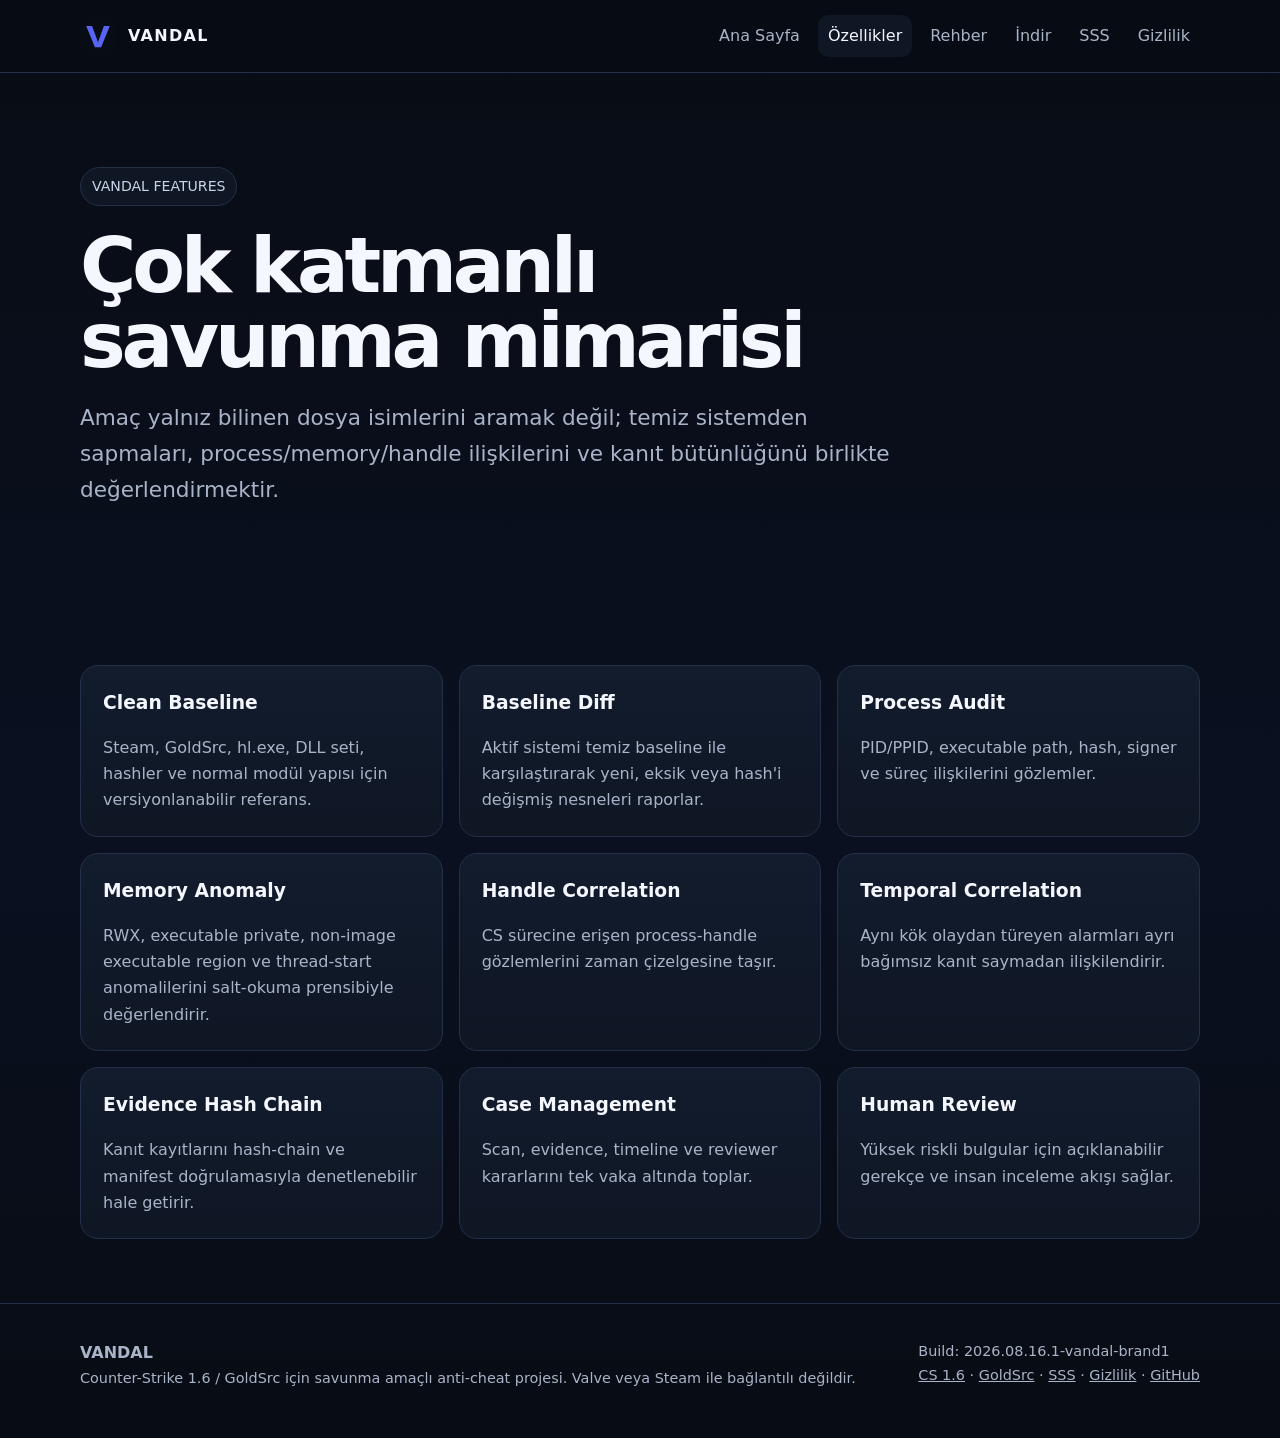
<file: features.html>
<!doctype html><html lang="tr"><head><meta charset="utf-8"><meta name="viewport" content="width=device-width,initial-scale=1"><title>VANDAL Özellikleri | CS 1.6 Anti-Cheat Detection &amp; Evidence</title><meta name="description" content="VANDAL process, module, memory, handle, baseline, evidence hash-chain ve human review özelliklerini birlikte kullanır."><meta name="robots" content="index,follow,max-image-preview:large,max-snippet:-1,max-video-preview:-1"><link rel="canonical" href="https://mstarsayz-alt.github.io/VANDAL-CS16-AntiCheat/features.html"><meta name="theme-color" content="#080c14"><meta property="og:type" content="website"><meta property="og:site_name" content="VANDAL"><meta property="og:title" content="VANDAL Özellikleri | CS 1.6 Anti-Cheat Detection &amp; Evidence"><meta property="og:description" content="VANDAL process, module, memory, handle, baseline, evidence hash-chain ve human review özelliklerini birlikte kullanır."><meta property="og:url" content="https://mstarsayz-alt.github.io/VANDAL-CS16-AntiCheat/features.html"><meta property="og:image" content="https://mstarsayz-alt.github.io/VANDAL-CS16-AntiCheat/assets/og-vandal.png"><meta property="og:image:width" content="1200"><meta property="og:image:height" content="630"><meta property="og:image:alt" content="VANDAL CS 1.6 Anti-Cheat"><meta property="og:locale" content="tr_TR"><meta name="twitter:card" content="summary_large_image"><meta name="twitter:image" content="https://mstarsayz-alt.github.io/VANDAL-CS16-AntiCheat/assets/og-vandal.png"><link rel="icon" href="assets/logo.svg" type="image/svg+xml"><link rel="apple-touch-icon" href="assets/apple-touch-icon.png"><link rel="manifest" href="site.webmanifest"><link rel="stylesheet" href="assets/style.css"></head><body><a class="skip" href="#main">İçeriğe geç</a><header><div class="wrap"><nav aria-label="Ana menü"><a class="brand" href="index.html"><img src="assets/logo.svg" alt="VANDAL logosu" width="36" height="36"><span>VANDAL</span></a><div class="links"><a href="index.html">Ana Sayfa</a><a href="features.html" aria-current="page">Özellikler</a><a href="cs16-anticheat.html">Rehber</a><a href="download.html">İndir</a><a href="faq.html">SSS</a><a href="privacy.html">Gizlilik</a></div></nav></div></header><main id="main"><section class="hero"><div class="wrap"><span class="eyebrow">VANDAL FEATURES</span><h1>Çok katmanlı<br>savunma mimarisi</h1><p class="lead">Amaç yalnız bilinen dosya isimlerini aramak değil; temiz sistemden sapmaları, process/memory/handle ilişkilerini ve kanıt bütünlüğünü birlikte değerlendirmektir.</p></div></section><section><div class="wrap"><div class="grid"><div class="card"><h3>Clean Baseline</h3><p>Steam, GoldSrc, hl.exe, DLL seti, hashler ve normal modül yapısı için versiyonlanabilir referans.</p></div><div class="card"><h3>Baseline Diff</h3><p>Aktif sistemi temiz baseline ile karşılaştırarak yeni, eksik veya hash'i değişmiş nesneleri raporlar.</p></div><div class="card"><h3>Process Audit</h3><p>PID/PPID, executable path, hash, signer ve süreç ilişkilerini gözlemler.</p></div><div class="card"><h3>Memory Anomaly</h3><p>RWX, executable private, non-image executable region ve thread-start anomalilerini salt-okuma prensibiyle değerlendirir.</p></div><div class="card"><h3>Handle Correlation</h3><p>CS sürecine erişen process-handle gözlemlerini zaman çizelgesine taşır.</p></div><div class="card"><h3>Temporal Correlation</h3><p>Aynı kök olaydan türeyen alarmları ayrı bağımsız kanıt saymadan ilişkilendirir.</p></div><div class="card"><h3>Evidence Hash Chain</h3><p>Kanıt kayıtlarını hash-chain ve manifest doğrulamasıyla denetlenebilir hale getirir.</p></div><div class="card"><h3>Case Management</h3><p>Scan, evidence, timeline ve reviewer kararlarını tek vaka altında toplar.</p></div><div class="card"><h3>Human Review</h3><p>Yüksek riskli bulgular için açıklanabilir gerekçe ve insan inceleme akışı sağlar.</p></div></div></div></section></main><footer><div class="wrap footer-grid"><div><strong>VANDAL</strong><div class="small">Counter-Strike 1.6 / GoldSrc için savunma amaçlı anti-cheat projesi. Valve veya Steam ile bağlantılı değildir.</div></div><div class="small">Build: 2026.08.16.1-vandal-brand1<br><a href="cs16-anticheat.html">CS 1.6</a> · <a href="goldsrc-anticheat.html">GoldSrc</a> · <a href="faq.html">SSS</a> · <a href="privacy.html">Gizlilik</a> · <a href="https://github.com/mstarsayz-alt/VANDAL-CS16-AntiCheat">GitHub</a></div></div></footer></body></html>
</file>
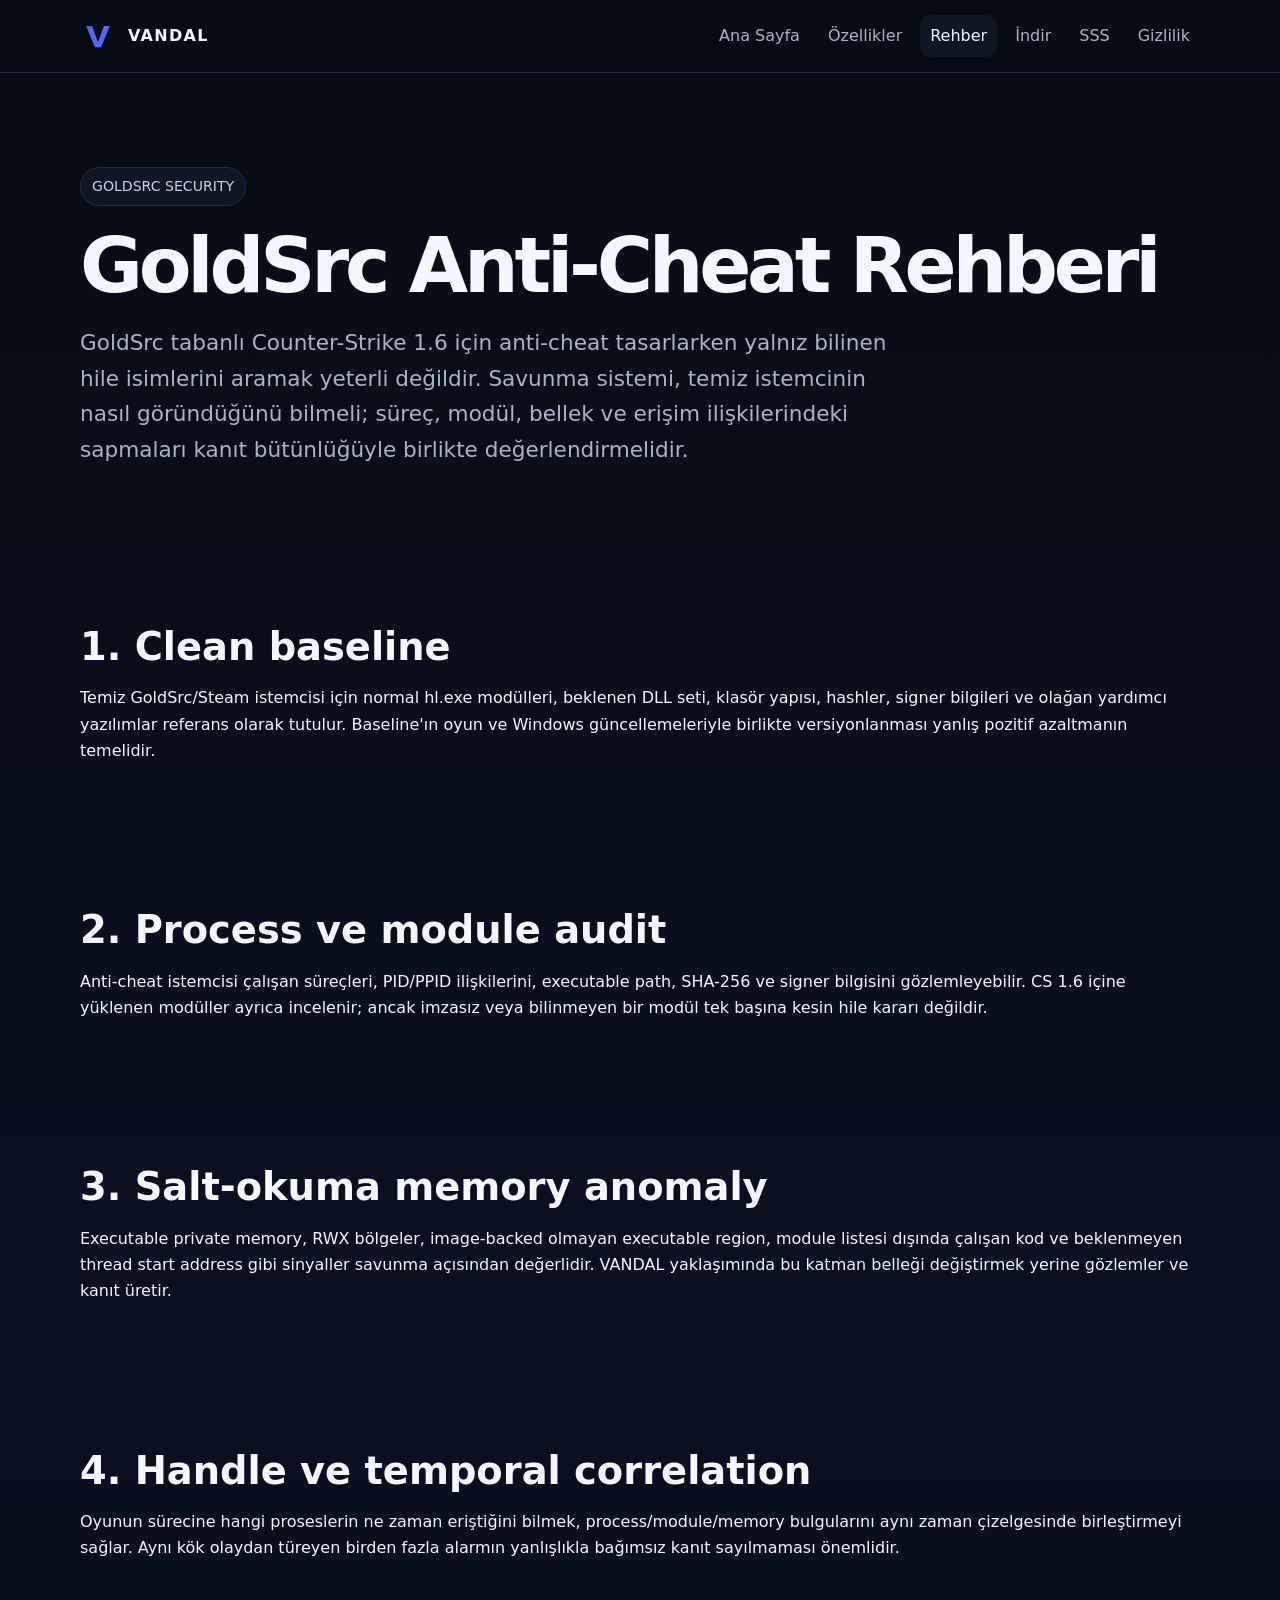
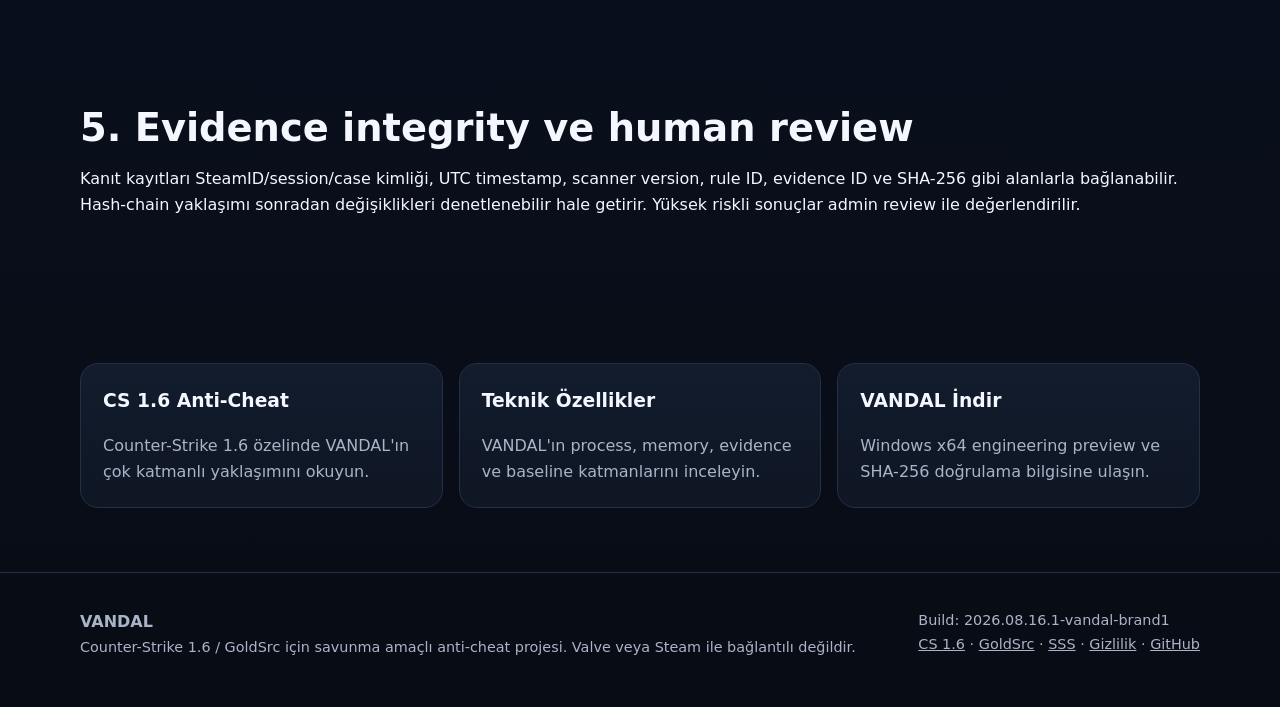
<file: goldsrc-anticheat.html>
<!doctype html>
<html lang="tr">
<head>
<meta charset="utf-8">
<meta name="viewport" content="width=device-width,initial-scale=1">
<title>GoldSrc Anti-Cheat Rehberi | VANDAL CS 1.6</title>
<meta name="description" content="GoldSrc ve Counter-Strike 1.6 için anti-cheat mimarisi: clean baseline, process/module audit, salt-okuma memory anomaly, handle correlation, evidence integrity ve human review.">
<meta name="robots" content="index,follow,max-image-preview:large,max-snippet:-1,max-video-preview:-1">
<link rel="canonical" href="https://mstarsayz-alt.github.io/VANDAL-CS16-AntiCheat/goldsrc-anticheat.html">

<meta name="theme-color" content="#080c14">
<meta property="og:type" content="article">
<meta property="og:site_name" content="VANDAL">
<meta property="og:title" content="GoldSrc Anti-Cheat Rehberi | VANDAL CS 1.6">
<meta property="og:description" content="GoldSrc anti-cheat tasarımında baseline, process/module, memory, handle ve evidence katmanları.">
<meta property="og:url" content="https://mstarsayz-alt.github.io/VANDAL-CS16-AntiCheat/goldsrc-anticheat.html">
<meta property="og:image" content="https://mstarsayz-alt.github.io/VANDAL-CS16-AntiCheat/assets/og-vandal.png"><meta property="og:image:width" content="1200"><meta property="og:image:height" content="630"><meta property="og:image:alt" content="VANDAL CS 1.6 Anti-Cheat"><meta property="og:locale" content="tr_TR">
<meta name="twitter:card" content="summary_large_image"><meta name="twitter:image" content="https://mstarsayz-alt.github.io/VANDAL-CS16-AntiCheat/assets/og-vandal.png">
<link rel="icon" href="assets/logo.svg" type="image/svg+xml"><link rel="apple-touch-icon" href="assets/apple-touch-icon.png"><link rel="manifest" href="site.webmanifest"><link rel="stylesheet" href="assets/style.css">
<script type="application/ld+json">{"@context":"https://schema.org","@type":"TechArticle","headline":"GoldSrc Anti-Cheat Rehberi","description":"GoldSrc ve Counter-Strike 1.6 için savunma amaçlı anti-cheat mimarisi.","inLanguage":"tr-TR","mainEntityOfPage":"https://mstarsayz-alt.github.io/VANDAL-CS16-AntiCheat/goldsrc-anticheat.html","publisher":{"@type":"Organization","name":"VANDAL"}}</script>
</head>
<body>
<a class="skip" href="#main">İçeriğe geç</a><header><div class="wrap"><nav aria-label="Ana menü"><a class="brand" href="index.html"><img src="assets/logo.svg" alt="VANDAL logosu" width="36" height="36"><span>VANDAL</span></a><div class="links"><a href="index.html">Ana Sayfa</a><a href="features.html">Özellikler</a><a href="cs16-anticheat.html" aria-current="page">Rehber</a><a href="download.html">İndir</a><a href="faq.html">SSS</a><a href="privacy.html">Gizlilik</a></div></nav></div></header>
<main id="main">
<section class="hero"><div class="wrap"><span class="eyebrow">GOLDSRC SECURITY</span><h1>GoldSrc Anti-Cheat Rehberi</h1><p class="lead">GoldSrc tabanlı Counter-Strike 1.6 için anti-cheat tasarlarken yalnız bilinen hile isimlerini aramak yeterli değildir. Savunma sistemi, temiz istemcinin nasıl göründüğünü bilmeli; süreç, modül, bellek ve erişim ilişkilerindeki sapmaları kanıt bütünlüğüyle birlikte değerlendirmelidir.</p></div></section>
<section><div class="wrap"><h2>1. Clean baseline</h2><p>Temiz GoldSrc/Steam istemcisi için normal hl.exe modülleri, beklenen DLL seti, klasör yapısı, hashler, signer bilgileri ve olağan yardımcı yazılımlar referans olarak tutulur. Baseline'ın oyun ve Windows güncellemeleriyle birlikte versiyonlanması yanlış pozitif azaltmanın temelidir.</p></div></section>
<section><div class="wrap"><h2>2. Process ve module audit</h2><p>Anti-cheat istemcisi çalışan süreçleri, PID/PPID ilişkilerini, executable path, SHA-256 ve signer bilgisini gözlemleyebilir. CS 1.6 içine yüklenen modüller ayrıca incelenir; ancak imzasız veya bilinmeyen bir modül tek başına kesin hile kararı değildir.</p></div></section>
<section><div class="wrap"><h2>3. Salt-okuma memory anomaly</h2><p>Executable private memory, RWX bölgeler, image-backed olmayan executable region, module listesi dışında çalışan kod ve beklenmeyen thread start address gibi sinyaller savunma açısından değerlidir. VANDAL yaklaşımında bu katman belleği değiştirmek yerine gözlemler ve kanıt üretir.</p></div></section>
<section><div class="wrap"><h2>4. Handle ve temporal correlation</h2><p>Oyunun sürecine hangi proseslerin ne zaman eriştiğini bilmek, process/module/memory bulgularını aynı zaman çizelgesinde birleştirmeyi sağlar. Aynı kök olaydan türeyen birden fazla alarmın yanlışlıkla bağımsız kanıt sayılmaması önemlidir.</p></div></section>
<section><div class="wrap"><h2>5. Evidence integrity ve human review</h2><p>Kanıt kayıtları SteamID/session/case kimliği, UTC timestamp, scanner version, rule ID, evidence ID ve SHA-256 gibi alanlarla bağlanabilir. Hash-chain yaklaşımı sonradan değişiklikleri denetlenebilir hale getirir. Yüksek riskli sonuçlar admin review ile değerlendirilir.</p></div></section>
<section><div class="wrap"><div class="grid"><div class="card"><h3><a href="cs16-anticheat.html">CS 1.6 Anti-Cheat</a></h3><p>Counter-Strike 1.6 özelinde VANDAL'ın çok katmanlı yaklaşımını okuyun.</p></div><div class="card"><h3><a href="features.html">Teknik Özellikler</a></h3><p>VANDAL'ın process, memory, evidence ve baseline katmanlarını inceleyin.</p></div><div class="card"><h3><a href="download.html">VANDAL İndir</a></h3><p>Windows x64 engineering preview ve SHA-256 doğrulama bilgisine ulaşın.</p></div></div></div></section>
</main>
<footer><div class="wrap footer-grid"><div><strong>VANDAL</strong><div class="small">Counter-Strike 1.6 / GoldSrc için savunma amaçlı anti-cheat projesi. Valve veya Steam ile bağlantılı değildir.</div></div><div class="small">Build: 2026.08.16.1-vandal-brand1<br><a href="cs16-anticheat.html">CS 1.6</a> · <a href="goldsrc-anticheat.html">GoldSrc</a> · <a href="faq.html">SSS</a> · <a href="privacy.html">Gizlilik</a> · <a href="https://github.com/mstarsayz-alt/VANDAL-CS16-AntiCheat">GitHub</a></div></div></footer>
</body></html>
</file>
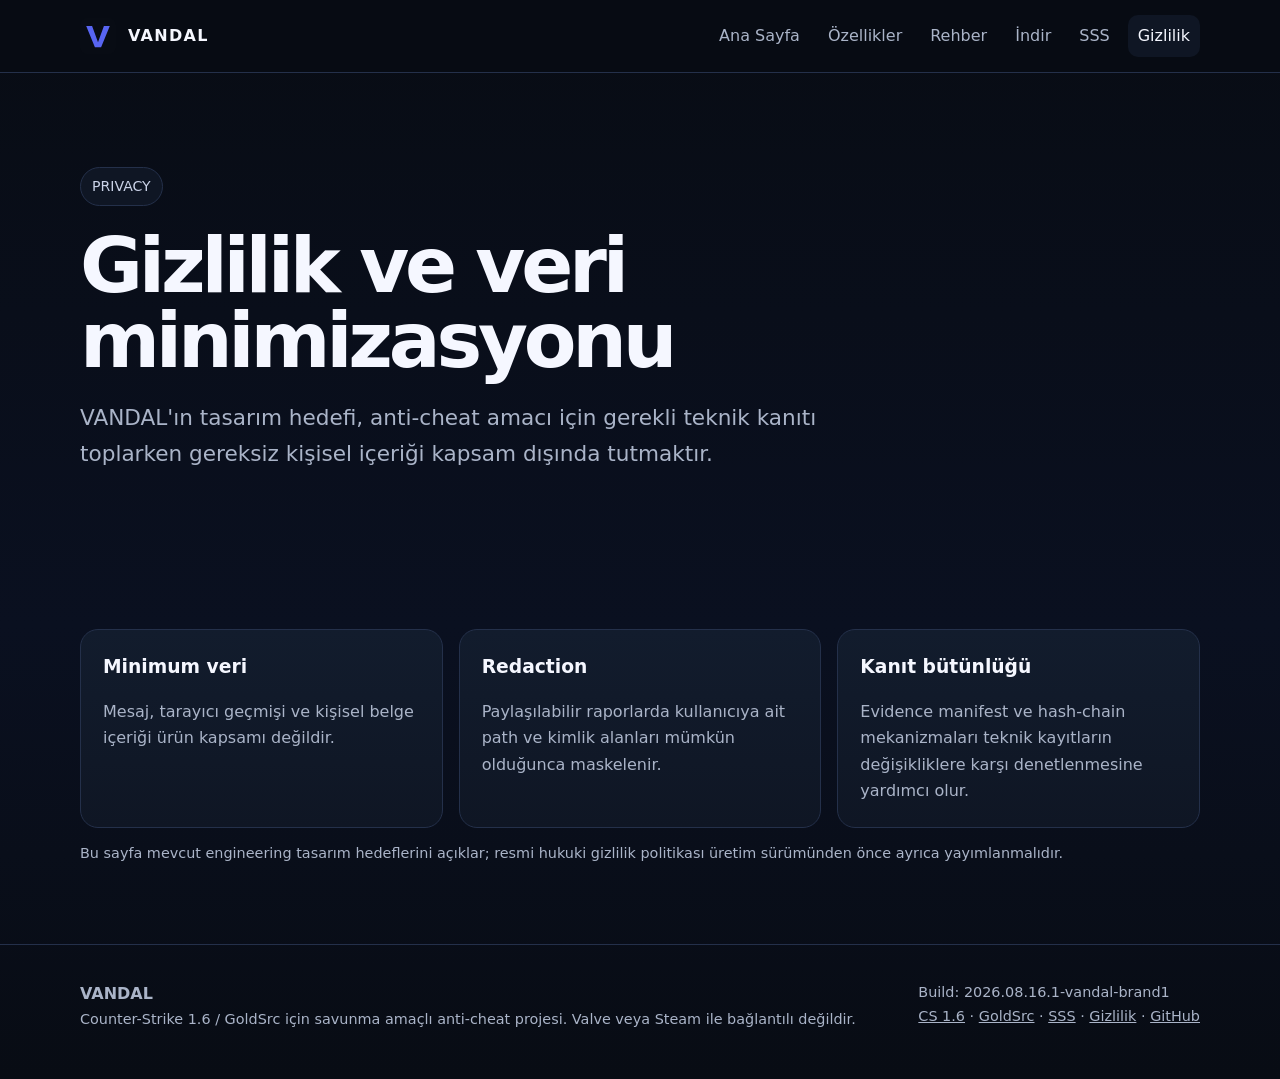
<file: privacy.html>
<!doctype html><html lang="tr"><head><meta charset="utf-8"><meta name="viewport" content="width=device-width,initial-scale=1"><title>VANDAL Gizlilik | Veri Minimizasyonu ve Kanıt Politikası</title><meta name="description" content="VANDAL anti-cheat taramalarında veri minimizasyonu, evidence, redaction ve yerel raporlama yaklaşımını açıklar."><meta name="robots" content="index,follow,max-image-preview:large,max-snippet:-1,max-video-preview:-1"><link rel="canonical" href="https://mstarsayz-alt.github.io/VANDAL-CS16-AntiCheat/privacy.html"><meta name="theme-color" content="#080c14"><meta property="og:type" content="website"><meta property="og:site_name" content="VANDAL"><meta property="og:title" content="VANDAL Gizlilik | Veri Minimizasyonu ve Kanıt Politikası"><meta property="og:description" content="VANDAL anti-cheat taramalarında veri minimizasyonu, evidence, redaction ve yerel raporlama yaklaşımını açıklar."><meta property="og:url" content="https://mstarsayz-alt.github.io/VANDAL-CS16-AntiCheat/privacy.html"><meta property="og:image" content="https://mstarsayz-alt.github.io/VANDAL-CS16-AntiCheat/assets/og-vandal.png"><meta property="og:image:width" content="1200"><meta property="og:image:height" content="630"><meta property="og:image:alt" content="VANDAL CS 1.6 Anti-Cheat"><meta property="og:locale" content="tr_TR"><meta name="twitter:card" content="summary_large_image"><meta name="twitter:image" content="https://mstarsayz-alt.github.io/VANDAL-CS16-AntiCheat/assets/og-vandal.png"><link rel="icon" href="assets/logo.svg" type="image/svg+xml"><link rel="apple-touch-icon" href="assets/apple-touch-icon.png"><link rel="manifest" href="site.webmanifest"><link rel="stylesheet" href="assets/style.css"></head><body><a class="skip" href="#main">İçeriğe geç</a><header><div class="wrap"><nav aria-label="Ana menü"><a class="brand" href="index.html"><img src="assets/logo.svg" alt="VANDAL logosu" width="36" height="36"><span>VANDAL</span></a><div class="links"><a href="index.html">Ana Sayfa</a><a href="features.html">Özellikler</a><a href="cs16-anticheat.html">Rehber</a><a href="download.html">İndir</a><a href="faq.html">SSS</a><a href="privacy.html" aria-current="page">Gizlilik</a></div></nav></div></header><main id="main"><section class="hero"><div class="wrap"><span class="eyebrow">PRIVACY</span><h1>Gizlilik ve veri minimizasyonu</h1><p class="lead">VANDAL'ın tasarım hedefi, anti-cheat amacı için gerekli teknik kanıtı toplarken gereksiz kişisel içeriği kapsam dışında tutmaktır.</p></div></section><section><div class="wrap"><div class="grid"><div class="card"><h3>Minimum veri</h3><p>Mesaj, tarayıcı geçmişi ve kişisel belge içeriği ürün kapsamı değildir.</p></div><div class="card"><h3>Redaction</h3><p>Paylaşılabilir raporlarda kullanıcıya ait path ve kimlik alanları mümkün olduğunca maskelenir.</p></div><div class="card"><h3>Kanıt bütünlüğü</h3><p>Evidence manifest ve hash-chain mekanizmaları teknik kayıtların değişikliklere karşı denetlenmesine yardımcı olur.</p></div></div><p class="muted small">Bu sayfa mevcut engineering tasarım hedeflerini açıklar; resmi hukuki gizlilik politikası üretim sürümünden önce ayrıca yayımlanmalıdır.</p></div></section></main><footer><div class="wrap footer-grid"><div><strong>VANDAL</strong><div class="small">Counter-Strike 1.6 / GoldSrc için savunma amaçlı anti-cheat projesi. Valve veya Steam ile bağlantılı değildir.</div></div><div class="small">Build: 2026.08.16.1-vandal-brand1<br><a href="cs16-anticheat.html">CS 1.6</a> · <a href="goldsrc-anticheat.html">GoldSrc</a> · <a href="faq.html">SSS</a> · <a href="privacy.html">Gizlilik</a> · <a href="https://github.com/mstarsayz-alt/VANDAL-CS16-AntiCheat">GitHub</a></div></div></footer></body></html>
</file>
<file: assets/style.css>
:root{--bg:#080c14;--panel:#0f1624;--panel2:#121c2d;--text:#f5f7ff;--muted:#aab4c8;--line:#24304a;--accent:#5865f2;--accent2:#8d96ff;--warn:#f2c94c;--max:1120px}*{box-sizing:border-box}html{scroll-behavior:smooth}@media(prefers-reduced-motion:reduce){html{scroll-behavior:auto}}body{margin:0;background:linear-gradient(180deg,#080c14,#0a1020 58%,#080c14);color:var(--text);font:16px/1.65 system-ui,-apple-system,Segoe UI,Roboto,Arial,sans-serif}a{color:inherit}.wrap{width:min(var(--max),calc(100% - 32px));margin:auto}header{position:sticky;top:0;z-index:20;background:rgba(8,12,20,.93);backdrop-filter:blur(12px);border-bottom:1px solid var(--line)}nav{display:flex;align-items:center;justify-content:space-between;gap:18px;min-height:72px}.brand{display:flex;align-items:center;gap:12px;font-weight:850;text-decoration:none;letter-spacing:.08em}.brand img{width:36px;height:36px}.links{display:flex;flex-wrap:wrap;gap:8px}.links a{text-decoration:none;color:var(--muted);padding:8px 10px;border-radius:10px}.links a:hover,.links a[aria-current=page]{background:var(--panel);color:var(--text)}.hero{padding:94px 0 72px}.eyebrow{display:inline-flex;border:1px solid var(--line);border-radius:999px;padding:7px 11px;color:#cbd3e8;background:#0f1624;font-size:.88rem}h1{font-size:clamp(2.5rem,6vw,5.4rem);line-height:.98;letter-spacing:-.055em;margin:22px 0 18px}h2{font-size:clamp(1.7rem,3vw,2.5rem);line-height:1.15;margin:0 0 16px}h3{margin:0 0 8px}.lead{font-size:clamp(1.08rem,2vw,1.35rem);max-width:820px;color:var(--muted)}.cta{display:flex;flex-wrap:wrap;gap:12px;margin-top:28px}.btn{display:inline-flex;align-items:center;justify-content:center;text-decoration:none;font-weight:760;padding:13px 18px;border-radius:12px;border:1px solid var(--line);background:var(--panel)}.btn.primary{background:var(--accent);border-color:var(--accent)}section{padding:64px 0}.grid{display:grid;grid-template-columns:repeat(3,1fr);gap:16px}.card{background:linear-gradient(180deg,var(--panel2),var(--panel));border:1px solid var(--line);border-radius:18px;padding:22px}.card p{color:var(--muted);margin-bottom:0}.kicker{color:var(--accent2);font-weight:800}.notice{border-left:4px solid var(--warn);background:#171713;padding:18px 20px;border-radius:12px}pre,code{font-family:ui-monospace,SFMono-Regular,Consolas,monospace}pre{overflow:auto;background:#070b12;border:1px solid var(--line);padding:16px;border-radius:12px}table{width:100%;border-collapse:collapse;background:var(--panel);border:1px solid var(--line)}th,td{text-align:left;padding:12px;border-bottom:1px solid var(--line);vertical-align:top}.faq details{background:var(--panel);border:1px solid var(--line);border-radius:14px;padding:18px 20px;margin:12px 0}.faq summary{cursor:pointer;font-weight:750}.muted{color:var(--muted)}footer{border-top:1px solid var(--line);padding:36px 0 48px;color:var(--muted)}.footer-grid{display:flex;justify-content:space-between;gap:24px;flex-wrap:wrap}.small{font-size:.9rem}@media(max-width:820px){nav{align-items:flex-start;padding:14px 0;flex-direction:column}.links{padding-bottom:8px}.hero{padding-top:56px}.grid{grid-template-columns:1fr}}.skip{position:absolute;left:16px;top:-60px;z-index:50;background:var(--accent);color:#fff;padding:10px 14px;border-radius:10px;font-weight:700;text-decoration:none}.skip:focus{top:12px}a:focus-visible,button:focus-visible,summary:focus-visible{outline:3px solid var(--accent2);outline-offset:3px}.card h3 a{text-decoration:none}.card h3 a:hover{text-decoration:underline}.table-wrap{overflow-x:auto;border-radius:12px}.hash{word-break:break-all}pre{white-space:pre-wrap;word-break:break-all}.copy{font:inherit;font-size:.85rem;font-weight:700;color:var(--text);background:var(--panel2);border:1px solid var(--line);border-radius:10px;padding:6px 12px;cursor:pointer;margin:4px 0 12px}.copy:hover{border-color:var(--accent)}.step{margin-top:28px}.notice{margin-top:24px}@media(max-width:620px){.table-wrap tr:first-child{display:none}.table-wrap td{display:block;border-bottom:0;padding:8px 14px}.table-wrap td:first-child{padding-top:14px}.table-wrap td:last-child{padding-bottom:14px}.table-wrap td:before{content:attr(data-label);display:block;font-size:.8rem;font-weight:700;color:var(--muted)}}
</file>
